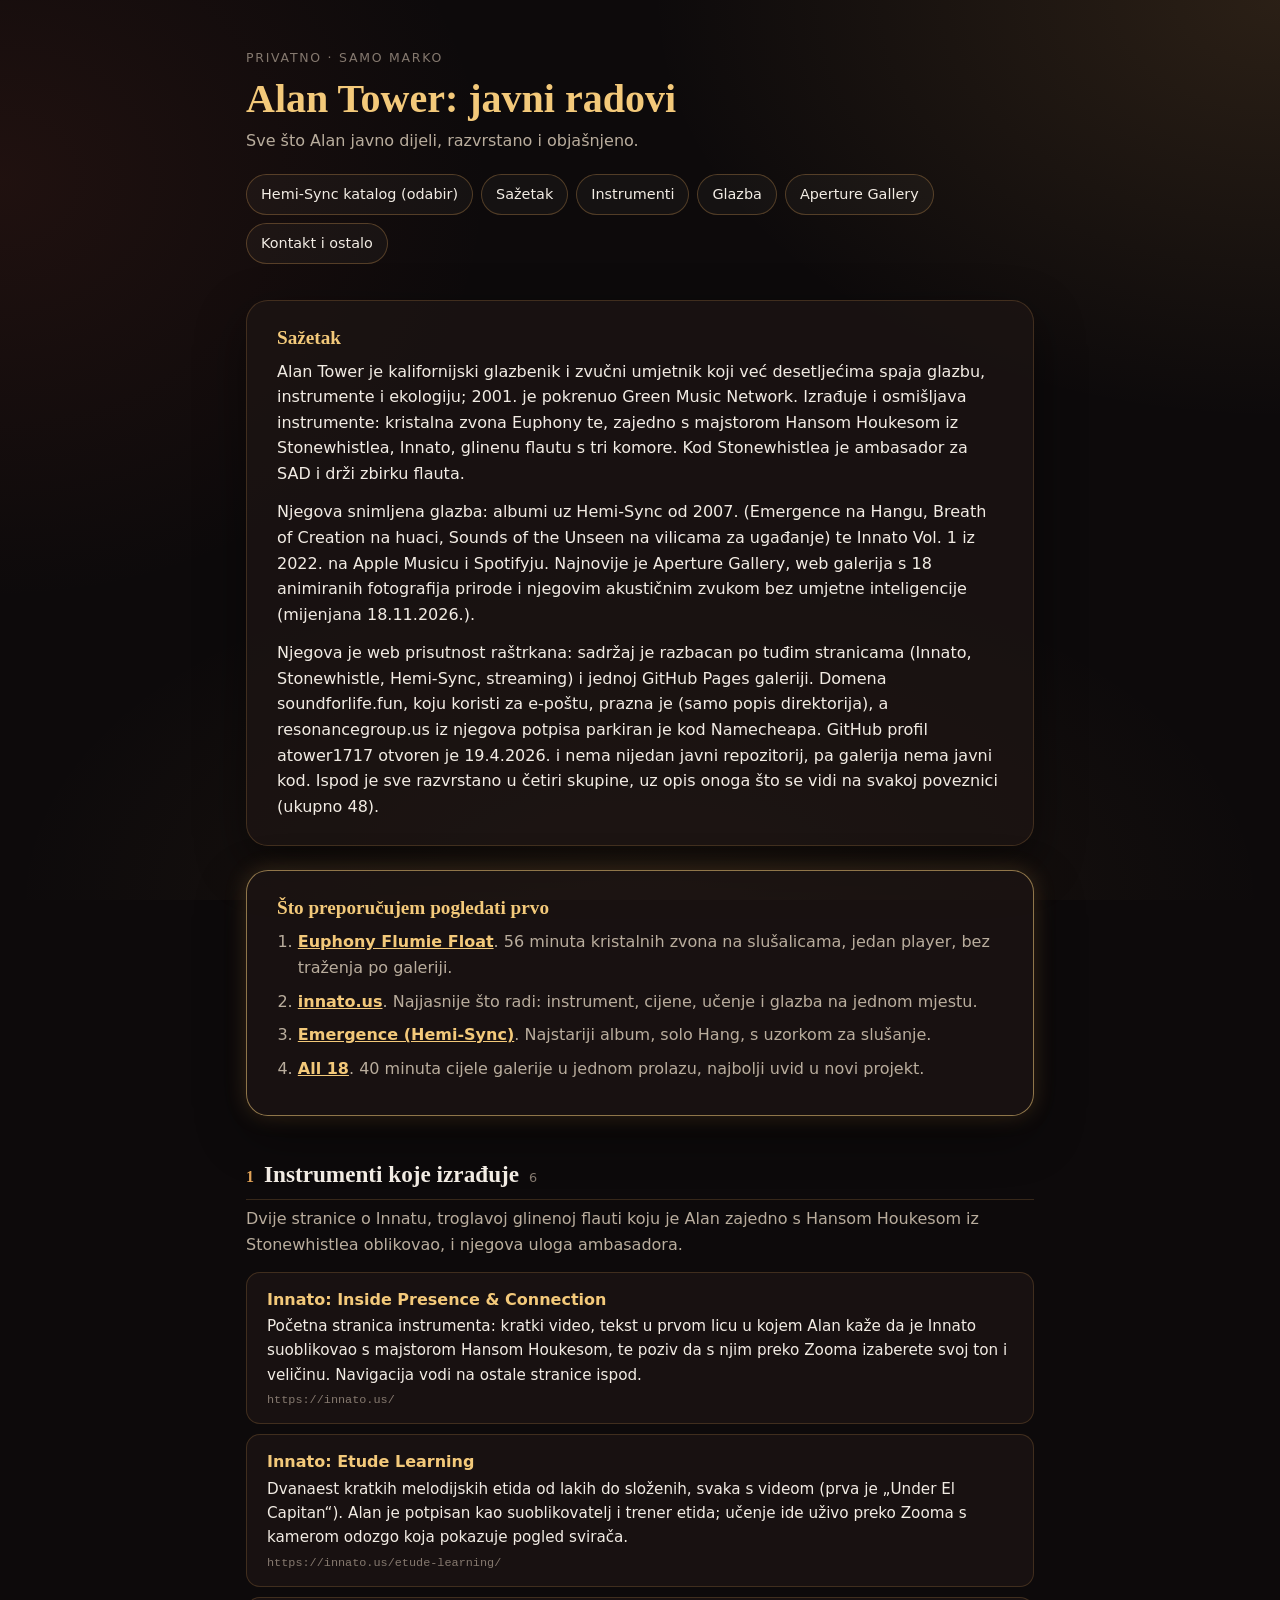
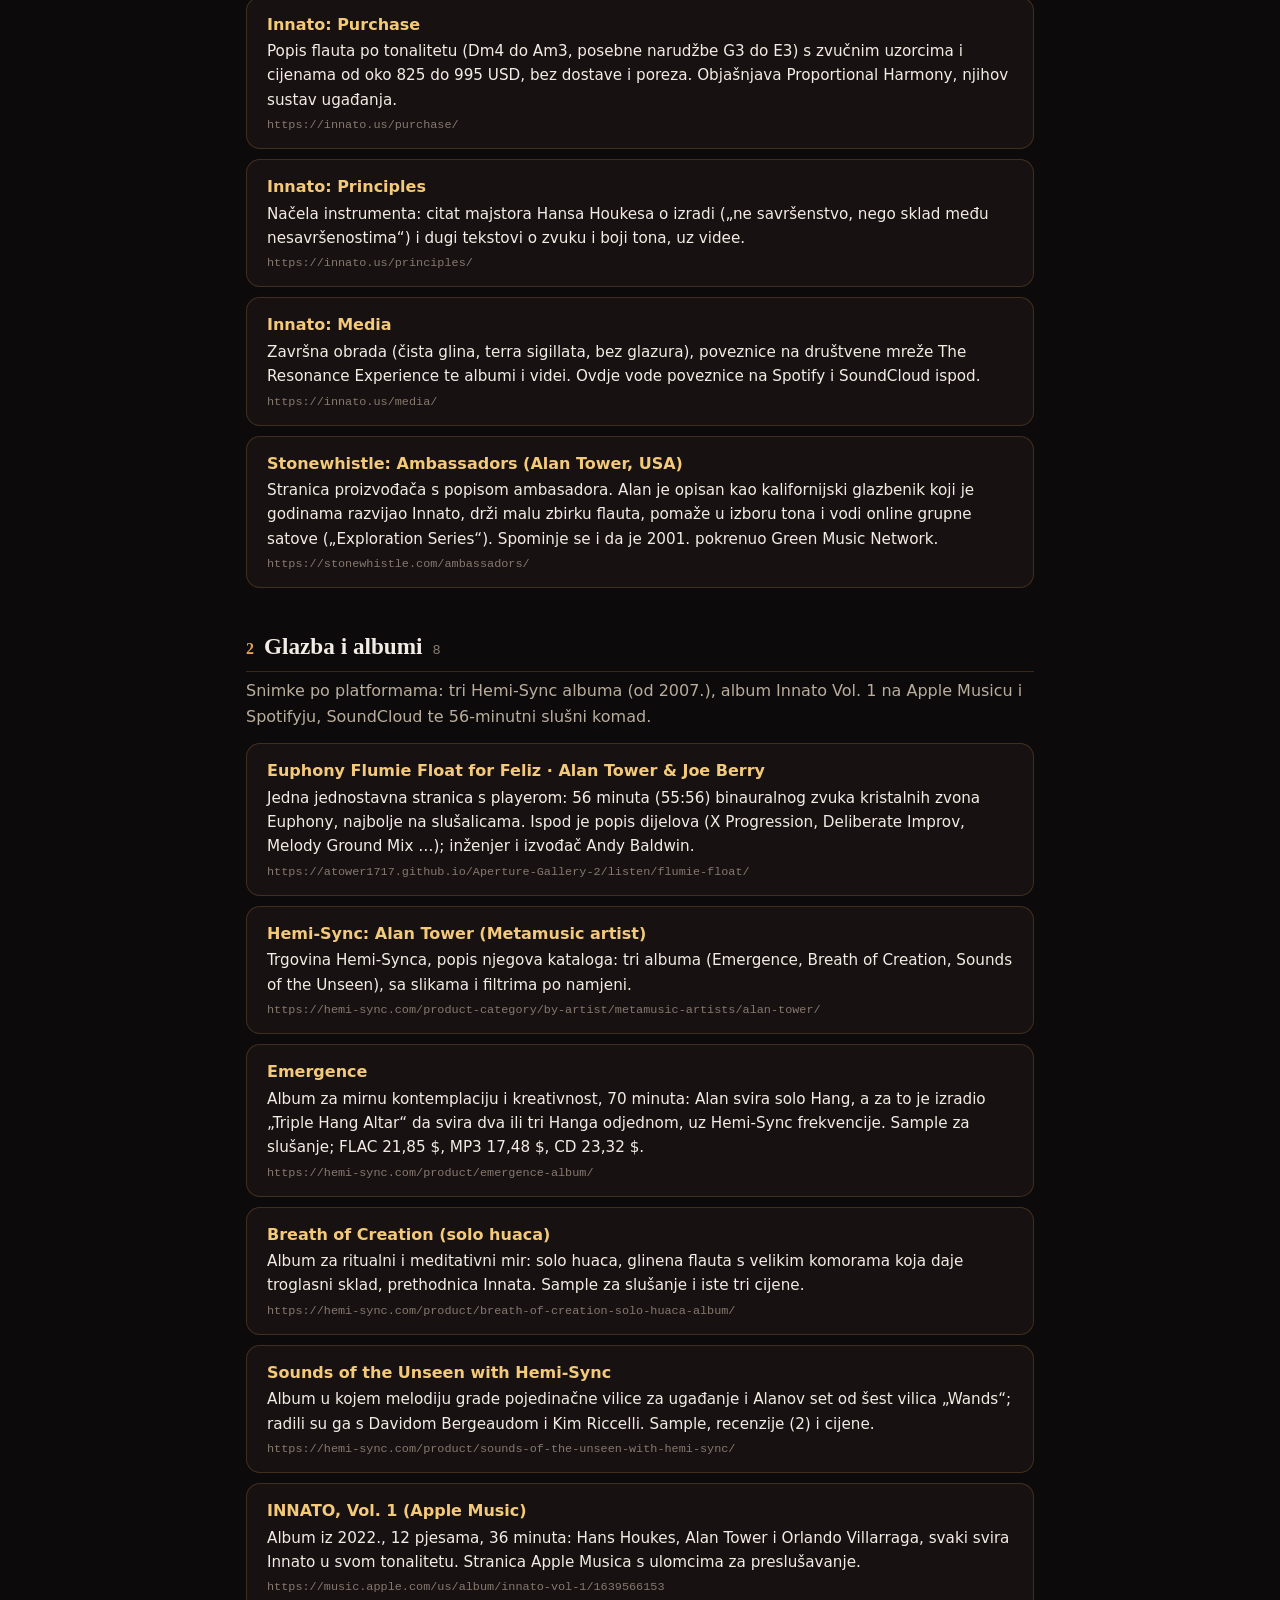
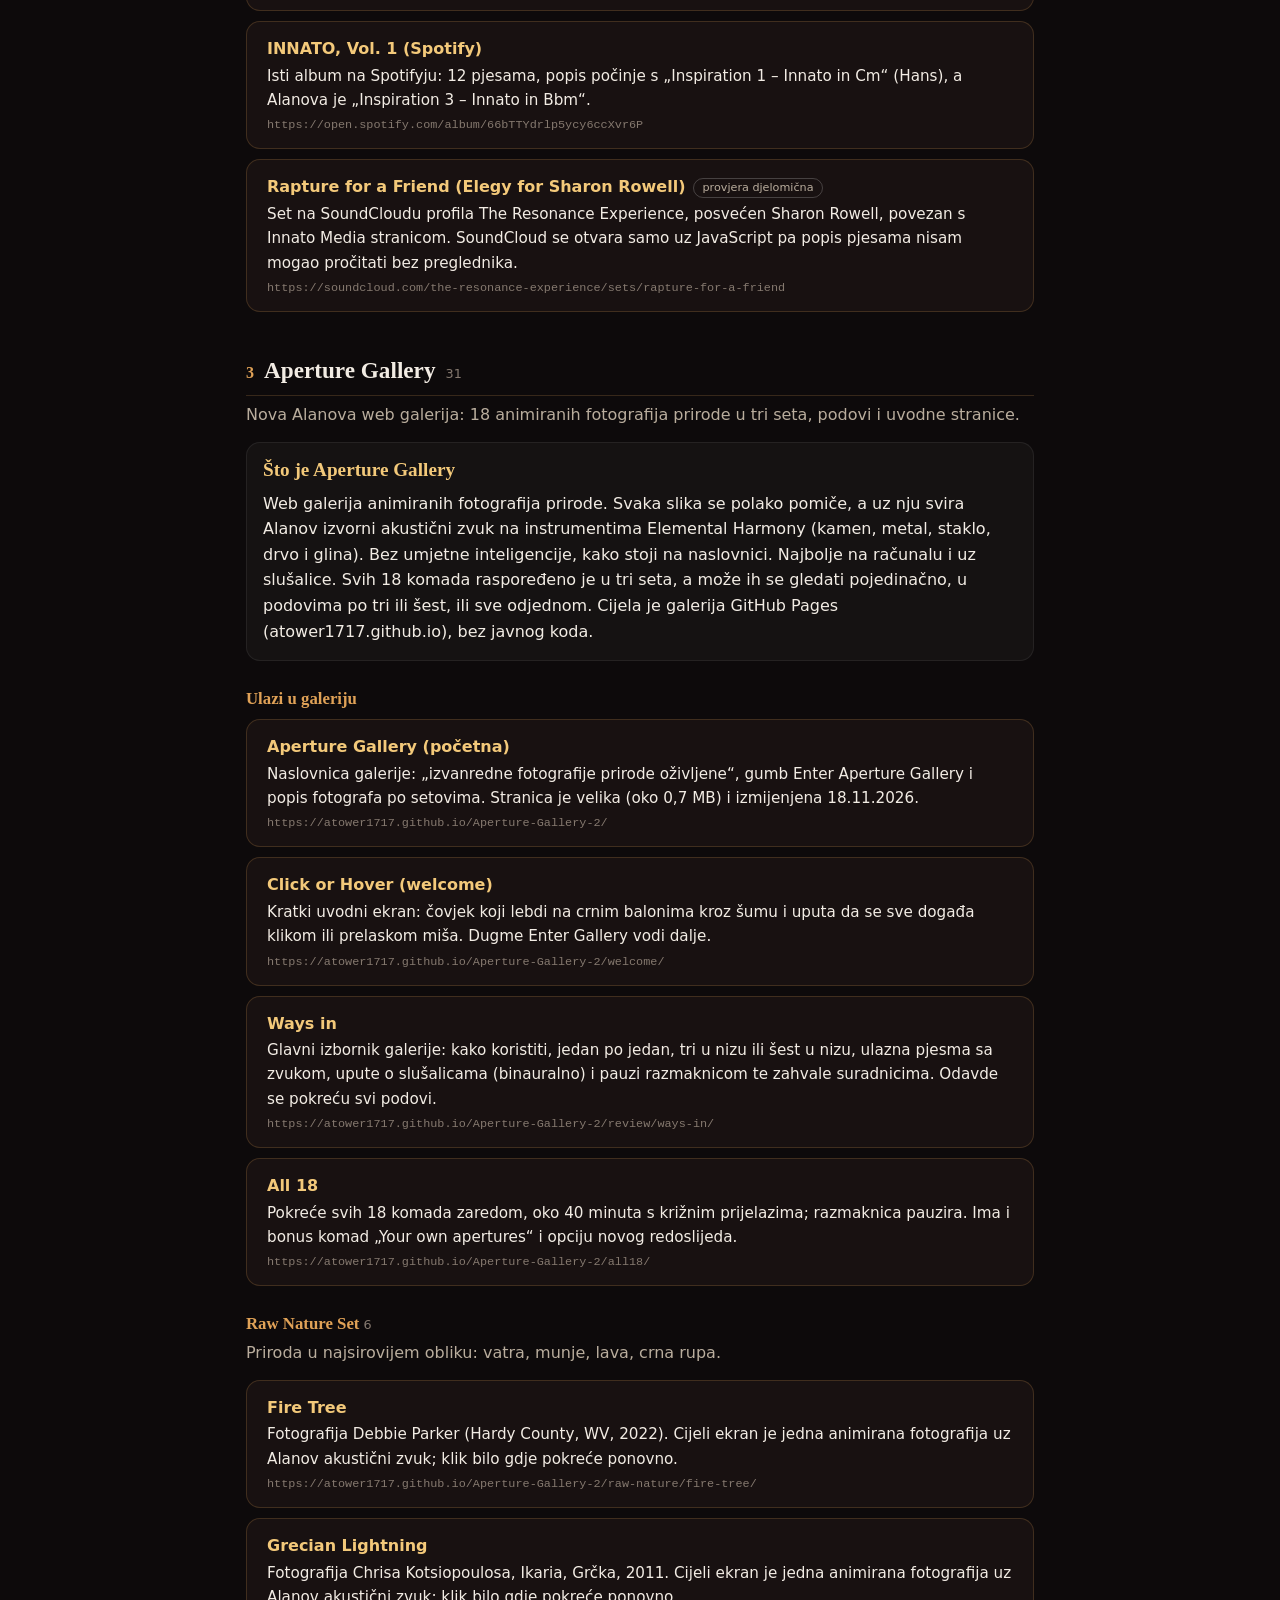
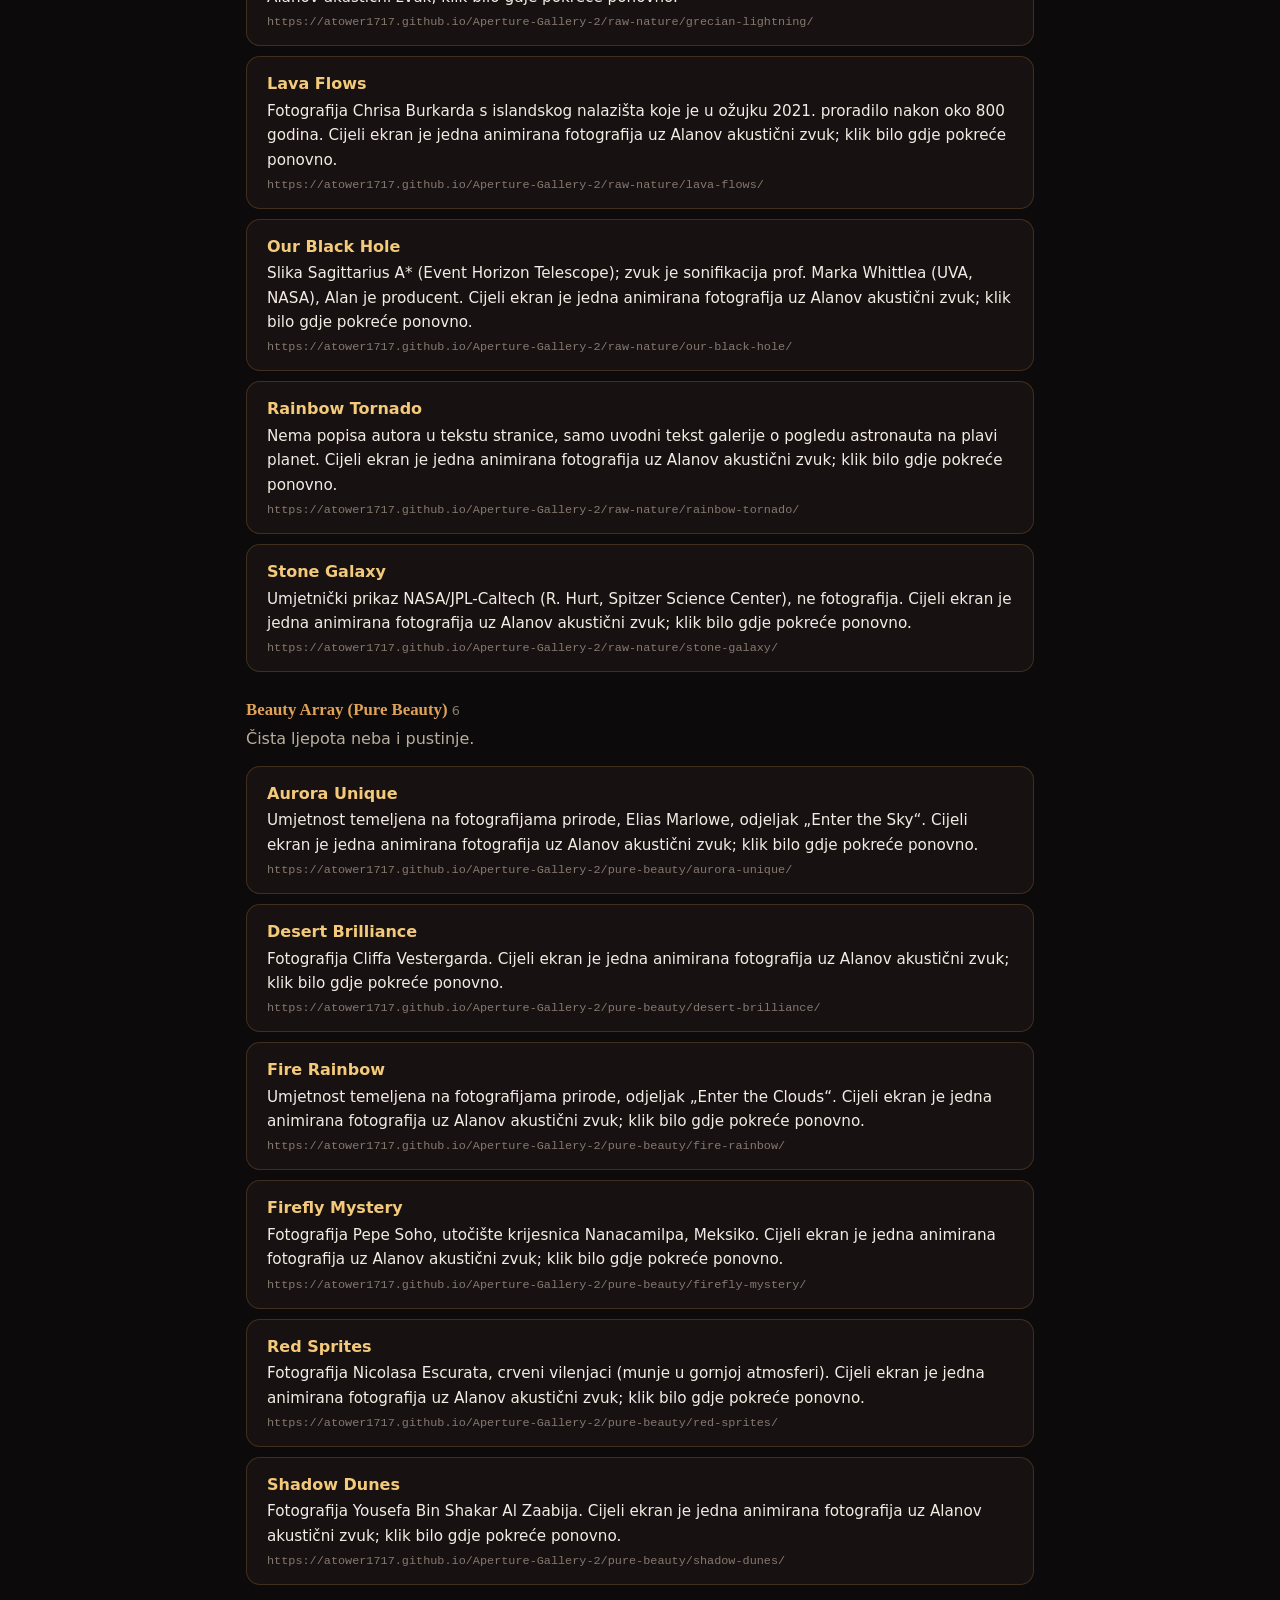
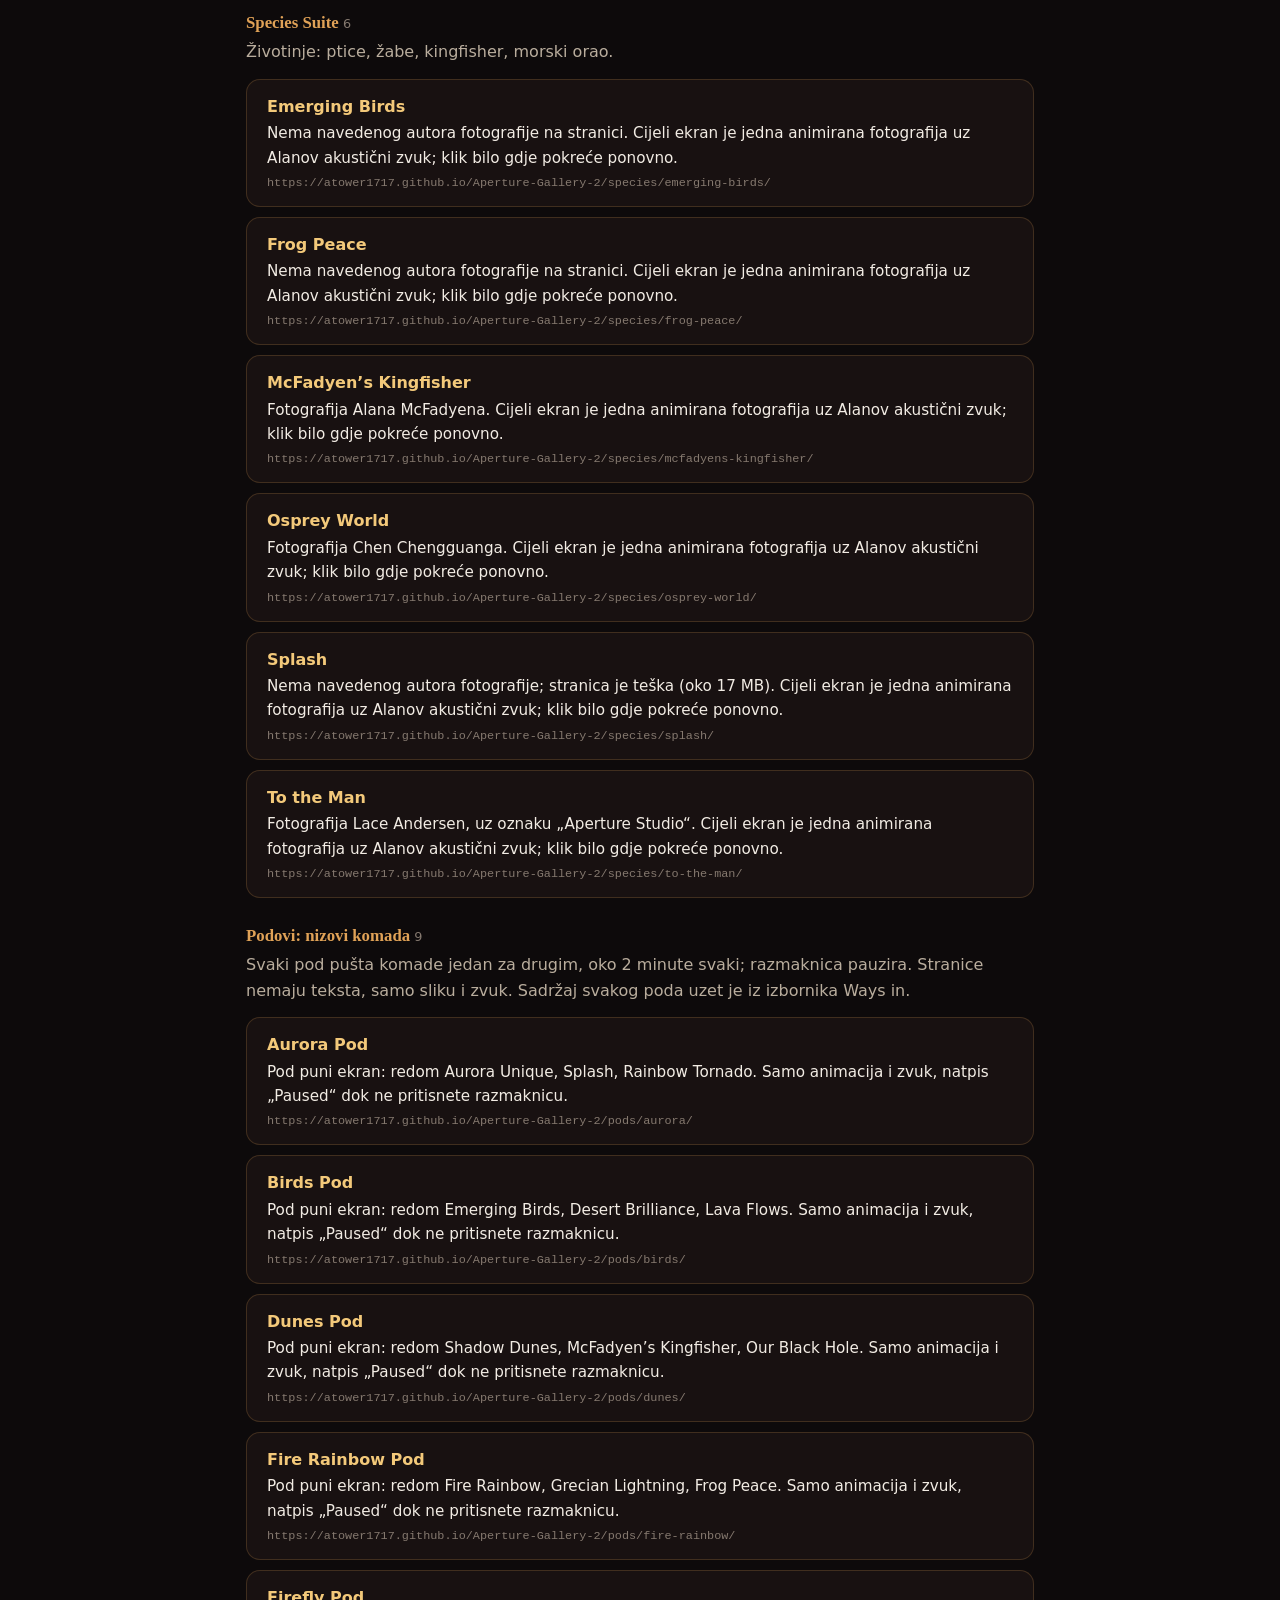
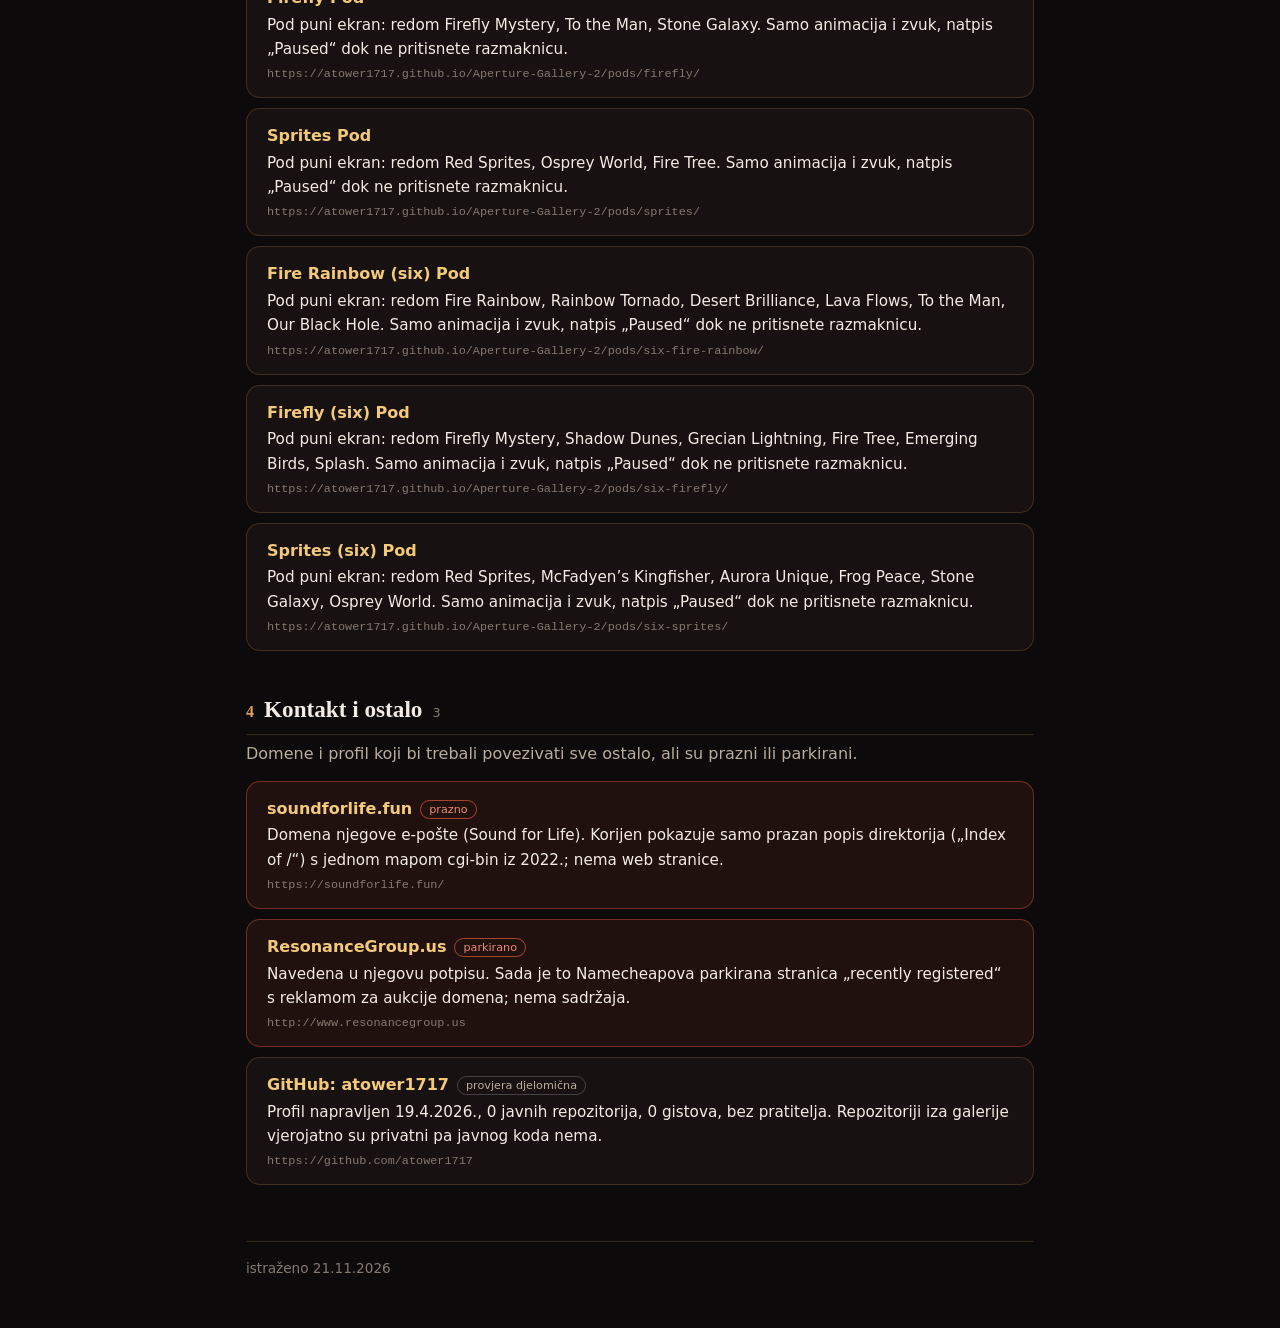
<file: admin_pending/admin/index.html>
<!doctype html><html lang="hr"><head><meta charset="utf-8"><meta name="viewport" content="width=device-width,initial-scale=1,viewport-fit=cover"><meta name="robots" content="noindex,nofollow"><meta name="theme-color" content="#0d0a0b"><title>Alan Tower: javni radovi</title><style>
*{box-sizing:border-box}html{-webkit-text-size-adjust:100%}
body{margin:0;background:#0d0a0b;color:#f2ece4;font:16px/1.6 system-ui,-apple-system,"Segoe UI",Roboto,sans-serif;min-height:100vh;
background-image:radial-gradient(900px 600px at 100% 0,rgba(224,162,87,.14),transparent 70%),radial-gradient(700px 600px at 0 20%,rgba(168,67,47,.12),transparent 70%),radial-gradient(900px 500px at 50% 100%,rgba(224,162,87,.08),transparent 70%);background-attachment:fixed}
.w{max-width:820px;margin:0 auto;padding:max(20px,env(safe-area-inset-top)) max(16px,env(safe-area-inset-right)) 48px max(16px,env(safe-area-inset-left))}
header{padding:28px 0 8px}.k{font-size:.78rem;letter-spacing:.14em;text-transform:uppercase;color:#85796f;margin:0 0 8px}
h1{font:600 clamp(1.7rem,6vw,2.5rem)/1.15 Georgia,"Times New Roman",serif;margin:0 0 6px;color:#f3c97a}
.sub{color:#b9ad9d;margin:0}
nav{display:flex;flex-wrap:wrap;gap:8px;margin:20px 0 4px}
nav a{border:1px solid rgba(224,162,87,.3);border-radius:999px;padding:8px 14px;color:#f2ece4;text-decoration:none;font-size:.9rem;background:rgba(255,240,220,.035);min-height:40px;display:inline-flex;align-items:center}
nav a:hover,nav a:focus-visible{box-shadow:0 0 0 1px rgba(243,201,122,.55),0 0 22px rgba(224,162,87,.28);outline:none}
.box{background:rgba(30,22,20,.72);border:1px solid rgba(224,162,87,.2);border-radius:22px;padding:20px;margin:24px 0;box-shadow:0 18px 50px rgba(0,0,0,.45)}
.box h2,.expl h3{margin:0 0 10px;font:600 1.2rem Georgia,serif;color:#f3c97a}
.box p{margin:0 0 .8em;color:#f2ece4}.box p:last-child{margin:0}
.first{border-color:rgba(243,201,122,.55);box-shadow:0 0 22px rgba(224,162,87,.2),0 18px 50px rgba(0,0,0,.45)}
.first ol{margin:0;padding-left:1.3em}.first li{margin:.5em 0;color:#b9ad9d}.first a{color:#f3c97a;font-weight:600}
section{margin:44px 0 0}
h2{font:600 1.45rem/1.25 Georgia,serif;margin:0 0 6px;color:#f2ece4;border-bottom:1px solid rgba(224,162,87,.2);padding-bottom:10px;display:flex;gap:10px;align-items:baseline;flex-wrap:wrap}
h2 .n{color:#e0a257;font-size:1rem}h2 i,h3 i{font-style:normal;font-size:.8rem;color:#85796f;font-weight:400;font-family:system-ui}
h3{font:600 1.05rem Georgia,serif;color:#e0a257;margin:28px 0 4px}
.intro{color:#b9ad9d;margin:6px 0 14px}
.expl{background:rgba(255,240,220,.035);border:1px solid rgba(255,255,255,.07);border-radius:14px;padding:16px;margin:12px 0}.expl p{margin:0;color:#f2ece4}
.c{background:rgba(30,22,20,.72);border:1px solid rgba(224,162,87,.2);border-radius:14px;padding:14px 16px;margin:10px 0}
.c h4{margin:0 0 4px;font-size:1rem;font-weight:600;line-height:1.35}
.c a{color:#f3c97a;text-decoration:none;overflow-wrap:anywhere}.c a:hover,.c a:focus-visible{text-decoration:underline}
.c p{margin:0 0 6px;color:#f2ece4;font-size:.95rem}
.u{display:block;font:.74rem ui-monospace,Menlo,monospace;color:#85796f;overflow-wrap:anywhere}
.b{display:inline-block;font-size:.7rem;margin-left:8px;padding:1px 8px;border-radius:999px;border:1px solid rgba(255,255,255,.2);color:#b9ad9d;vertical-align:1px;font-weight:400}
.b.w{border-color:#a8432f;color:#ef8a73}.dead{border-color:rgba(168,67,47,.6);background:rgba(168,67,47,.12)}
footer{margin-top:56px;padding-top:16px;border-top:1px solid rgba(224,162,87,.2);color:#85796f;font-size:.85rem}
@media(min-width:700px){.box{padding:26px 30px}.c{padding:16px 20px}}
</style></head><body><div class="w">
<header><p class="k">Privatno · samo Marko</p><h1>Alan Tower: javni radovi</h1><p class="sub">Sve što Alan javno dijeli, razvrstano i objašnjeno.</p>
<nav><a href="/admin/katalog/">Hemi-Sync katalog (odabir)</a><a href="#s0">Sažetak</a><a href="#s1">Instrumenti</a><a href="#s2">Glazba</a><a href="#s3">Aperture Gallery</a><a href="#s4">Kontakt i ostalo</a></nav></header>
<div class="box" id="s0"><h2 style="border:0;padding:0">Sažetak</h2><p>Alan Tower je kalifornijski glazbenik i zvučni umjetnik koji već desetljećima spaja glazbu, instrumente i ekologiju; 2001. je pokrenuo Green Music Network. Izrađuje i osmišljava instrumente: kristalna zvona Euphony te, zajedno s majstorom Hansom Houkesom iz Stonewhistlea, Innato, glinenu flautu s tri komore. Kod Stonewhistlea je ambasador za SAD i drži zbirku flauta.</p><p>Njegova snimljena glazba: albumi uz Hemi-Sync od 2007. (Emergence na Hangu, Breath of Creation na huaci, Sounds of the Unseen na vilicama za ugađanje) te Innato Vol. 1 iz 2022. na Apple Musicu i Spotifyju. Najnovije je Aperture Gallery, web galerija s 18 animiranih fotografija prirode i njegovim akustičnim zvukom bez umjetne inteligencije (mijenjana 18.11.2026.).</p><p>Njegova je web prisutnost raštrkana: sadržaj je razbacan po tuđim stranicama (Innato, Stonewhistle, Hemi-Sync, streaming) i jednoj GitHub Pages galeriji. Domena soundforlife.fun, koju koristi za e-poštu, prazna je (samo popis direktorija), a resonancegroup.us iz njegova potpisa parkiran je kod Namecheapa. GitHub profil atower1717 otvoren je 19.4.2026. i nema nijedan javni repozitorij, pa galerija nema javni kod. Ispod je sve razvrstano u četiri skupine, uz opis onoga što se vidi na svakoj poveznici (ukupno 48).</p></div>
<div class="box first"><h2 style="border:0;padding:0">Što preporučujem pogledati prvo</h2><ol><li><a href="https://atower1717.github.io/Aperture-Gallery-2/listen/flumie-float/" rel="noopener noreferrer" target="_blank">Euphony Flumie Float</a>. 56 minuta kristalnih zvona na slušalicama, jedan player, bez traženja po galeriji.</li><li><a href="https://innato.us/" rel="noopener noreferrer" target="_blank">innato.us</a>. Najjasnije što radi: instrument, cijene, učenje i glazba na jednom mjestu.</li><li><a href="https://hemi-sync.com/product/emergence-album/" rel="noopener noreferrer" target="_blank">Emergence (Hemi-Sync)</a>. Najstariji album, solo Hang, s uzorkom za slušanje.</li><li><a href="https://atower1717.github.io/Aperture-Gallery-2/all18/" rel="noopener noreferrer" target="_blank">All 18</a>. 40 minuta cijele galerije u jednom prolazu, najbolji uvid u novi projekt.</li></ol></div>
<section id="s1"><h2><span class="n">1</span>Instrumenti koje izrađuje <i>6</i></h2><p class="intro">Dvije stranice o Innatu, troglavoj glinenoj flauti koju je Alan zajedno s Hansom Houkesom iz Stonewhistlea oblikovao, i njegova uloga ambasadora.</p><article class="c"><h4><a href="https://innato.us/" rel="noopener noreferrer" target="_blank">Innato: Inside Presence &amp; Connection</a></h4><p>Početna stranica instrumenta: kratki video, tekst u prvom licu u kojem Alan kaže da je Innato suoblikovao s majstorom Hansom Houkesom, te poziv da s njim preko Zooma izaberete svoj ton i veličinu. Navigacija vodi na ostale stranice ispod.</p><span class="u">https://innato.us/</span></article><article class="c"><h4><a href="https://innato.us/etude-learning/" rel="noopener noreferrer" target="_blank">Innato: Etude Learning</a></h4><p>Dvanaest kratkih melodijskih etida od lakih do složenih, svaka s videom (prva je „Under El Capitan“). Alan je potpisan kao suoblikovatelj i trener etida; učenje ide uživo preko Zooma s kamerom odozgo koja pokazuje pogled svirača.</p><span class="u">https://innato.us/etude-learning/</span></article><article class="c"><h4><a href="https://innato.us/purchase/" rel="noopener noreferrer" target="_blank">Innato: Purchase</a></h4><p>Popis flauta po tonalitetu (Dm4 do Am3, posebne narudžbe G3 do E3) s zvučnim uzorcima i cijenama od oko 825 do 995 USD, bez dostave i poreza. Objašnjava Proportional Harmony, njihov sustav ugađanja.</p><span class="u">https://innato.us/purchase/</span></article><article class="c"><h4><a href="https://innato.us/principles/" rel="noopener noreferrer" target="_blank">Innato: Principles</a></h4><p>Načela instrumenta: citat majstora Hansa Houkesa o izradi („ne savršenstvo, nego sklad među nesavršenostima“) i dugi tekstovi o zvuku i boji tona, uz videe.</p><span class="u">https://innato.us/principles/</span></article><article class="c"><h4><a href="https://innato.us/media/" rel="noopener noreferrer" target="_blank">Innato: Media</a></h4><p>Završna obrada (čista glina, terra sigillata, bez glazura), poveznice na društvene mreže The Resonance Experience te albumi i videi. Ovdje vode poveznice na Spotify i SoundCloud ispod.</p><span class="u">https://innato.us/media/</span></article><article class="c"><h4><a href="https://stonewhistle.com/ambassadors/" rel="noopener noreferrer" target="_blank">Stonewhistle: Ambassadors (Alan Tower, USA)</a></h4><p>Stranica proizvođača s popisom ambasadora. Alan je opisan kao kalifornijski glazbenik koji je godinama razvijao Innato, drži malu zbirku flauta, pomaže u izboru tona i vodi online grupne satove („Exploration Series“). Spominje se i da je 2001. pokrenuo Green Music Network.</p><span class="u">https://stonewhistle.com/ambassadors/</span></article></section><section id="s2"><h2><span class="n">2</span>Glazba i albumi <i>8</i></h2><p class="intro">Snimke po platformama: tri Hemi-Sync albuma (od 2007.), album Innato Vol. 1 na Apple Musicu i Spotifyju, SoundCloud te 56-minutni slušni komad.</p><article class="c"><h4><a href="https://atower1717.github.io/Aperture-Gallery-2/listen/flumie-float/" rel="noopener noreferrer" target="_blank">Euphony Flumie Float for Feliz · Alan Tower &amp; Joe Berry</a></h4><p>Jedna jednostavna stranica s playerom: 56 minuta (55:56) binauralnog zvuka kristalnih zvona Euphony, najbolje na slušalicama. Ispod je popis dijelova (X Progression, Deliberate Improv, Melody Ground Mix …); inženjer i izvođač Andy Baldwin.</p><span class="u">https://atower1717.github.io/Aperture-Gallery-2/listen/flumie-float/</span></article><article class="c"><h4><a href="https://hemi-sync.com/product-category/by-artist/metamusic-artists/alan-tower/" rel="noopener noreferrer" target="_blank">Hemi-Sync: Alan Tower (Metamusic artist)</a></h4><p>Trgovina Hemi-Synca, popis njegova kataloga: tri albuma (Emergence, Breath of Creation, Sounds of the Unseen), sa slikama i filtrima po namjeni.</p><span class="u">https://hemi-sync.com/product-category/by-artist/metamusic-artists/alan-tower/</span></article><article class="c"><h4><a href="https://hemi-sync.com/product/emergence-album/" rel="noopener noreferrer" target="_blank">Emergence</a></h4><p>Album za mirnu kontemplaciju i kreativnost, 70 minuta: Alan svira solo Hang, a za to je izradio „Triple Hang Altar“ da svira dva ili tri Hanga odjednom, uz Hemi-Sync frekvencije. Sample za slušanje; FLAC 21,85 $, MP3 17,48 $, CD 23,32 $.</p><span class="u">https://hemi-sync.com/product/emergence-album/</span></article><article class="c"><h4><a href="https://hemi-sync.com/product/breath-of-creation-solo-huaca-album/" rel="noopener noreferrer" target="_blank">Breath of Creation (solo huaca)</a></h4><p>Album za ritualni i meditativni mir: solo huaca, glinena flauta s velikim komorama koja daje troglasni sklad, prethodnica Innata. Sample za slušanje i iste tri cijene.</p><span class="u">https://hemi-sync.com/product/breath-of-creation-solo-huaca-album/</span></article><article class="c"><h4><a href="https://hemi-sync.com/product/sounds-of-the-unseen-with-hemi-sync/" rel="noopener noreferrer" target="_blank">Sounds of the Unseen with Hemi-Sync</a></h4><p>Album u kojem melodiju grade pojedinačne vilice za ugađanje i Alanov set od šest vilica „Wands“; radili su ga s Davidom Bergeaudom i Kim Riccelli. Sample, recenzije (2) i cijene.</p><span class="u">https://hemi-sync.com/product/sounds-of-the-unseen-with-hemi-sync/</span></article><article class="c"><h4><a href="https://music.apple.com/us/album/innato-vol-1/1639566153" rel="noopener noreferrer" target="_blank">INNATO, Vol. 1 (Apple Music)</a></h4><p>Album iz 2022., 12 pjesama, 36 minuta: Hans Houkes, Alan Tower i Orlando Villarraga, svaki svira Innato u svom tonalitetu. Stranica Apple Musica s ulomcima za preslušavanje.</p><span class="u">https://music.apple.com/us/album/innato-vol-1/1639566153</span></article><article class="c"><h4><a href="https://open.spotify.com/album/66bTTYdrlp5ycy6ccXvr6P" rel="noopener noreferrer" target="_blank">INNATO, Vol. 1 (Spotify)</a></h4><p>Isti album na Spotifyju: 12 pjesama, popis počinje s „Inspiration 1 – Innato in Cm“ (Hans), a Alanova je „Inspiration 3 – Innato in Bbm“.</p><span class="u">https://open.spotify.com/album/66bTTYdrlp5ycy6ccXvr6P</span></article><article class="c"><h4><a href="https://soundcloud.com/the-resonance-experience/sets/rapture-for-a-friend" rel="noopener noreferrer" target="_blank">Rapture for a Friend (Elegy for Sharon Rowell)</a><span class="b">provjera djelomična</span></h4><p>Set na SoundCloudu profila The Resonance Experience, posvećen Sharon Rowell, povezan s Innato Media stranicom. SoundCloud se otvara samo uz JavaScript pa popis pjesama nisam mogao pročitati bez preglednika.</p><span class="u">https://soundcloud.com/the-resonance-experience/sets/rapture-for-a-friend</span></article></section><section id="s3"><h2><span class="n">3</span>Aperture Gallery <i>31</i></h2><p class="intro">Nova Alanova web galerija: 18 animiranih fotografija prirode u tri seta, podovi i uvodne stranice.</p><div class="expl"><h3>Što je Aperture Gallery</h3><p>Web galerija animiranih fotografija prirode. Svaka slika se polako pomiče, a uz nju svira Alanov izvorni akustični zvuk na instrumentima Elemental Harmony (kamen, metal, staklo, drvo i glina). Bez umjetne inteligencije, kako stoji na naslovnici. Najbolje na računalu i uz slušalice. Svih 18 komada raspoređeno je u tri seta, a može ih se gledati pojedinačno, u podovima po tri ili šest, ili sve odjednom. Cijela je galerija GitHub Pages (atower1717.github.io), bez javnog koda.</p></div><h3>Ulazi u galeriju</h3><article class="c"><h4><a href="https://atower1717.github.io/Aperture-Gallery-2/" rel="noopener noreferrer" target="_blank">Aperture Gallery (početna)</a></h4><p>Naslovnica galerije: „izvanredne fotografije prirode oživljene“, gumb Enter Aperture Gallery i popis fotografa po setovima. Stranica je velika (oko 0,7 MB) i izmijenjena 18.11.2026.</p><span class="u">https://atower1717.github.io/Aperture-Gallery-2/</span></article><article class="c"><h4><a href="https://atower1717.github.io/Aperture-Gallery-2/welcome/" rel="noopener noreferrer" target="_blank">Click or Hover (welcome)</a></h4><p>Kratki uvodni ekran: čovjek koji lebdi na crnim balonima kroz šumu i uputa da se sve događa klikom ili prelaskom miša. Dugme Enter Gallery vodi dalje.</p><span class="u">https://atower1717.github.io/Aperture-Gallery-2/welcome/</span></article><article class="c"><h4><a href="https://atower1717.github.io/Aperture-Gallery-2/review/ways-in/" rel="noopener noreferrer" target="_blank">Ways in</a></h4><p>Glavni izbornik galerije: kako koristiti, jedan po jedan, tri u nizu ili šest u nizu, ulazna pjesma sa zvukom, upute o slušalicama (binauralno) i pauzi razmaknicom te zahvale suradnicima. Odavde se pokreću svi podovi.</p><span class="u">https://atower1717.github.io/Aperture-Gallery-2/review/ways-in/</span></article><article class="c"><h4><a href="https://atower1717.github.io/Aperture-Gallery-2/all18/" rel="noopener noreferrer" target="_blank">All 18</a></h4><p>Pokreće svih 18 komada zaredom, oko 40 minuta s križnim prijelazima; razmaknica pauzira. Ima i bonus komad „Your own apertures“ i opciju novog redoslijeda.</p><span class="u">https://atower1717.github.io/Aperture-Gallery-2/all18/</span></article><h3>Raw Nature Set <i>6</i></h3><p class="intro">Priroda u najsirovijem obliku: vatra, munje, lava, crna rupa.</p><article class="c"><h4><a href="https://atower1717.github.io/Aperture-Gallery-2/raw-nature/fire-tree/" rel="noopener noreferrer" target="_blank">Fire Tree</a></h4><p>Fotografija Debbie Parker (Hardy County, WV, 2022). Cijeli ekran je jedna animirana fotografija uz Alanov akustični zvuk; klik bilo gdje pokreće ponovno.</p><span class="u">https://atower1717.github.io/Aperture-Gallery-2/raw-nature/fire-tree/</span></article><article class="c"><h4><a href="https://atower1717.github.io/Aperture-Gallery-2/raw-nature/grecian-lightning/" rel="noopener noreferrer" target="_blank">Grecian Lightning</a></h4><p>Fotografija Chrisa Kotsiopoulosa, Ikaria, Grčka, 2011. Cijeli ekran je jedna animirana fotografija uz Alanov akustični zvuk; klik bilo gdje pokreće ponovno.</p><span class="u">https://atower1717.github.io/Aperture-Gallery-2/raw-nature/grecian-lightning/</span></article><article class="c"><h4><a href="https://atower1717.github.io/Aperture-Gallery-2/raw-nature/lava-flows/" rel="noopener noreferrer" target="_blank">Lava Flows</a></h4><p>Fotografija Chrisa Burkarda s islandskog nalazišta koje je u ožujku 2021. proradilo nakon oko 800 godina. Cijeli ekran je jedna animirana fotografija uz Alanov akustični zvuk; klik bilo gdje pokreće ponovno.</p><span class="u">https://atower1717.github.io/Aperture-Gallery-2/raw-nature/lava-flows/</span></article><article class="c"><h4><a href="https://atower1717.github.io/Aperture-Gallery-2/raw-nature/our-black-hole/" rel="noopener noreferrer" target="_blank">Our Black Hole</a></h4><p>Slika Sagittarius A* (Event Horizon Telescope); zvuk je sonifikacija prof. Marka Whittlea (UVA, NASA), Alan je producent. Cijeli ekran je jedna animirana fotografija uz Alanov akustični zvuk; klik bilo gdje pokreće ponovno.</p><span class="u">https://atower1717.github.io/Aperture-Gallery-2/raw-nature/our-black-hole/</span></article><article class="c"><h4><a href="https://atower1717.github.io/Aperture-Gallery-2/raw-nature/rainbow-tornado/" rel="noopener noreferrer" target="_blank">Rainbow Tornado</a></h4><p>Nema popisa autora u tekstu stranice, samo uvodni tekst galerije o pogledu astronauta na plavi planet. Cijeli ekran je jedna animirana fotografija uz Alanov akustični zvuk; klik bilo gdje pokreće ponovno.</p><span class="u">https://atower1717.github.io/Aperture-Gallery-2/raw-nature/rainbow-tornado/</span></article><article class="c"><h4><a href="https://atower1717.github.io/Aperture-Gallery-2/raw-nature/stone-galaxy/" rel="noopener noreferrer" target="_blank">Stone Galaxy</a></h4><p>Umjetnički prikaz NASA/JPL-Caltech (R. Hurt, Spitzer Science Center), ne fotografija. Cijeli ekran je jedna animirana fotografija uz Alanov akustični zvuk; klik bilo gdje pokreće ponovno.</p><span class="u">https://atower1717.github.io/Aperture-Gallery-2/raw-nature/stone-galaxy/</span></article><h3>Beauty Array (Pure Beauty) <i>6</i></h3><p class="intro">Čista ljepota neba i pustinje.</p><article class="c"><h4><a href="https://atower1717.github.io/Aperture-Gallery-2/pure-beauty/aurora-unique/" rel="noopener noreferrer" target="_blank">Aurora Unique</a></h4><p>Umjetnost temeljena na fotografijama prirode, Elias Marlowe, odjeljak „Enter the Sky“. Cijeli ekran je jedna animirana fotografija uz Alanov akustični zvuk; klik bilo gdje pokreće ponovno.</p><span class="u">https://atower1717.github.io/Aperture-Gallery-2/pure-beauty/aurora-unique/</span></article><article class="c"><h4><a href="https://atower1717.github.io/Aperture-Gallery-2/pure-beauty/desert-brilliance/" rel="noopener noreferrer" target="_blank">Desert Brilliance</a></h4><p>Fotografija Cliffa Vestergarda. Cijeli ekran je jedna animirana fotografija uz Alanov akustični zvuk; klik bilo gdje pokreće ponovno.</p><span class="u">https://atower1717.github.io/Aperture-Gallery-2/pure-beauty/desert-brilliance/</span></article><article class="c"><h4><a href="https://atower1717.github.io/Aperture-Gallery-2/pure-beauty/fire-rainbow/" rel="noopener noreferrer" target="_blank">Fire Rainbow</a></h4><p>Umjetnost temeljena na fotografijama prirode, odjeljak „Enter the Clouds“. Cijeli ekran je jedna animirana fotografija uz Alanov akustični zvuk; klik bilo gdje pokreće ponovno.</p><span class="u">https://atower1717.github.io/Aperture-Gallery-2/pure-beauty/fire-rainbow/</span></article><article class="c"><h4><a href="https://atower1717.github.io/Aperture-Gallery-2/pure-beauty/firefly-mystery/" rel="noopener noreferrer" target="_blank">Firefly Mystery</a></h4><p>Fotografija Pepe Soho, utočište krijesnica Nanacamilpa, Meksiko. Cijeli ekran je jedna animirana fotografija uz Alanov akustični zvuk; klik bilo gdje pokreće ponovno.</p><span class="u">https://atower1717.github.io/Aperture-Gallery-2/pure-beauty/firefly-mystery/</span></article><article class="c"><h4><a href="https://atower1717.github.io/Aperture-Gallery-2/pure-beauty/red-sprites/" rel="noopener noreferrer" target="_blank">Red Sprites</a></h4><p>Fotografija Nicolasa Escurata, crveni vilenjaci (munje u gornjoj atmosferi). Cijeli ekran je jedna animirana fotografija uz Alanov akustični zvuk; klik bilo gdje pokreće ponovno.</p><span class="u">https://atower1717.github.io/Aperture-Gallery-2/pure-beauty/red-sprites/</span></article><article class="c"><h4><a href="https://atower1717.github.io/Aperture-Gallery-2/pure-beauty/shadow-dunes/" rel="noopener noreferrer" target="_blank">Shadow Dunes</a></h4><p>Fotografija Yousefa Bin Shakar Al Zaabija. Cijeli ekran je jedna animirana fotografija uz Alanov akustični zvuk; klik bilo gdje pokreće ponovno.</p><span class="u">https://atower1717.github.io/Aperture-Gallery-2/pure-beauty/shadow-dunes/</span></article><h3>Species Suite <i>6</i></h3><p class="intro">Životinje: ptice, žabe, kingfisher, morski orao.</p><article class="c"><h4><a href="https://atower1717.github.io/Aperture-Gallery-2/species/emerging-birds/" rel="noopener noreferrer" target="_blank">Emerging Birds</a></h4><p>Nema navedenog autora fotografije na stranici. Cijeli ekran je jedna animirana fotografija uz Alanov akustični zvuk; klik bilo gdje pokreće ponovno.</p><span class="u">https://atower1717.github.io/Aperture-Gallery-2/species/emerging-birds/</span></article><article class="c"><h4><a href="https://atower1717.github.io/Aperture-Gallery-2/species/frog-peace/" rel="noopener noreferrer" target="_blank">Frog Peace</a></h4><p>Nema navedenog autora fotografije na stranici. Cijeli ekran je jedna animirana fotografija uz Alanov akustični zvuk; klik bilo gdje pokreće ponovno.</p><span class="u">https://atower1717.github.io/Aperture-Gallery-2/species/frog-peace/</span></article><article class="c"><h4><a href="https://atower1717.github.io/Aperture-Gallery-2/species/mcfadyens-kingfisher/" rel="noopener noreferrer" target="_blank">McFadyen’s Kingfisher</a></h4><p>Fotografija Alana McFadyena. Cijeli ekran je jedna animirana fotografija uz Alanov akustični zvuk; klik bilo gdje pokreće ponovno.</p><span class="u">https://atower1717.github.io/Aperture-Gallery-2/species/mcfadyens-kingfisher/</span></article><article class="c"><h4><a href="https://atower1717.github.io/Aperture-Gallery-2/species/osprey-world/" rel="noopener noreferrer" target="_blank">Osprey World</a></h4><p>Fotografija Chen Chengguanga. Cijeli ekran je jedna animirana fotografija uz Alanov akustični zvuk; klik bilo gdje pokreće ponovno.</p><span class="u">https://atower1717.github.io/Aperture-Gallery-2/species/osprey-world/</span></article><article class="c"><h4><a href="https://atower1717.github.io/Aperture-Gallery-2/species/splash/" rel="noopener noreferrer" target="_blank">Splash</a></h4><p>Nema navedenog autora fotografije; stranica je teška (oko 17 MB). Cijeli ekran je jedna animirana fotografija uz Alanov akustični zvuk; klik bilo gdje pokreće ponovno.</p><span class="u">https://atower1717.github.io/Aperture-Gallery-2/species/splash/</span></article><article class="c"><h4><a href="https://atower1717.github.io/Aperture-Gallery-2/species/to-the-man/" rel="noopener noreferrer" target="_blank">To the Man</a></h4><p>Fotografija Lace Andersen, uz oznaku „Aperture Studio“. Cijeli ekran je jedna animirana fotografija uz Alanov akustični zvuk; klik bilo gdje pokreće ponovno.</p><span class="u">https://atower1717.github.io/Aperture-Gallery-2/species/to-the-man/</span></article><h3>Podovi: nizovi komada <i>9</i></h3><p class="intro">Svaki pod pušta komade jedan za drugim, oko 2 minute svaki; razmaknica pauzira. Stranice nemaju teksta, samo sliku i zvuk. Sadržaj svakog poda uzet je iz izbornika Ways in.</p><article class="c"><h4><a href="https://atower1717.github.io/Aperture-Gallery-2/pods/aurora/" rel="noopener noreferrer" target="_blank">Aurora Pod</a></h4><p>Pod puni ekran: redom Aurora Unique, Splash, Rainbow Tornado. Samo animacija i zvuk, natpis „Paused“ dok ne pritisnete razmaknicu.</p><span class="u">https://atower1717.github.io/Aperture-Gallery-2/pods/aurora/</span></article><article class="c"><h4><a href="https://atower1717.github.io/Aperture-Gallery-2/pods/birds/" rel="noopener noreferrer" target="_blank">Birds Pod</a></h4><p>Pod puni ekran: redom Emerging Birds, Desert Brilliance, Lava Flows. Samo animacija i zvuk, natpis „Paused“ dok ne pritisnete razmaknicu.</p><span class="u">https://atower1717.github.io/Aperture-Gallery-2/pods/birds/</span></article><article class="c"><h4><a href="https://atower1717.github.io/Aperture-Gallery-2/pods/dunes/" rel="noopener noreferrer" target="_blank">Dunes Pod</a></h4><p>Pod puni ekran: redom Shadow Dunes, McFadyen’s Kingfisher, Our Black Hole. Samo animacija i zvuk, natpis „Paused“ dok ne pritisnete razmaknicu.</p><span class="u">https://atower1717.github.io/Aperture-Gallery-2/pods/dunes/</span></article><article class="c"><h4><a href="https://atower1717.github.io/Aperture-Gallery-2/pods/fire-rainbow/" rel="noopener noreferrer" target="_blank">Fire Rainbow Pod</a></h4><p>Pod puni ekran: redom Fire Rainbow, Grecian Lightning, Frog Peace. Samo animacija i zvuk, natpis „Paused“ dok ne pritisnete razmaknicu.</p><span class="u">https://atower1717.github.io/Aperture-Gallery-2/pods/fire-rainbow/</span></article><article class="c"><h4><a href="https://atower1717.github.io/Aperture-Gallery-2/pods/firefly/" rel="noopener noreferrer" target="_blank">Firefly Pod</a></h4><p>Pod puni ekran: redom Firefly Mystery, To the Man, Stone Galaxy. Samo animacija i zvuk, natpis „Paused“ dok ne pritisnete razmaknicu.</p><span class="u">https://atower1717.github.io/Aperture-Gallery-2/pods/firefly/</span></article><article class="c"><h4><a href="https://atower1717.github.io/Aperture-Gallery-2/pods/sprites/" rel="noopener noreferrer" target="_blank">Sprites Pod</a></h4><p>Pod puni ekran: redom Red Sprites, Osprey World, Fire Tree. Samo animacija i zvuk, natpis „Paused“ dok ne pritisnete razmaknicu.</p><span class="u">https://atower1717.github.io/Aperture-Gallery-2/pods/sprites/</span></article><article class="c"><h4><a href="https://atower1717.github.io/Aperture-Gallery-2/pods/six-fire-rainbow/" rel="noopener noreferrer" target="_blank">Fire Rainbow (six) Pod</a></h4><p>Pod puni ekran: redom Fire Rainbow, Rainbow Tornado, Desert Brilliance, Lava Flows, To the Man, Our Black Hole. Samo animacija i zvuk, natpis „Paused“ dok ne pritisnete razmaknicu.</p><span class="u">https://atower1717.github.io/Aperture-Gallery-2/pods/six-fire-rainbow/</span></article><article class="c"><h4><a href="https://atower1717.github.io/Aperture-Gallery-2/pods/six-firefly/" rel="noopener noreferrer" target="_blank">Firefly (six) Pod</a></h4><p>Pod puni ekran: redom Firefly Mystery, Shadow Dunes, Grecian Lightning, Fire Tree, Emerging Birds, Splash. Samo animacija i zvuk, natpis „Paused“ dok ne pritisnete razmaknicu.</p><span class="u">https://atower1717.github.io/Aperture-Gallery-2/pods/six-firefly/</span></article><article class="c"><h4><a href="https://atower1717.github.io/Aperture-Gallery-2/pods/six-sprites/" rel="noopener noreferrer" target="_blank">Sprites (six) Pod</a></h4><p>Pod puni ekran: redom Red Sprites, McFadyen’s Kingfisher, Aurora Unique, Frog Peace, Stone Galaxy, Osprey World. Samo animacija i zvuk, natpis „Paused“ dok ne pritisnete razmaknicu.</p><span class="u">https://atower1717.github.io/Aperture-Gallery-2/pods/six-sprites/</span></article></section><section id="s4"><h2><span class="n">4</span>Kontakt i ostalo <i>3</i></h2><p class="intro">Domene i profil koji bi trebali povezivati sve ostalo, ali su prazni ili parkirani.</p><article class="c dead"><h4><a href="https://soundforlife.fun/" rel="noopener noreferrer" target="_blank">soundforlife.fun</a><span class="b w">prazno</span></h4><p>Domena njegove e-pošte (Sound for Life). Korijen pokazuje samo prazan popis direktorija („Index of /“) s jednom mapom cgi-bin iz 2022.; nema web stranice.</p><span class="u">https://soundforlife.fun/</span></article><article class="c dead"><h4><a href="http://www.resonancegroup.us" rel="noopener noreferrer" target="_blank">ResonanceGroup.us</a><span class="b w">parkirano</span></h4><p>Navedena u njegovu potpisu. Sada je to Namecheapova parkirana stranica „recently registered“ s reklamom za aukcije domena; nema sadržaja.</p><span class="u">http://www.resonancegroup.us</span></article><article class="c"><h4><a href="https://github.com/atower1717" rel="noopener noreferrer" target="_blank">GitHub: atower1717</a><span class="b">provjera djelomična</span></h4><p>Profil napravljen 19.4.2026., 0 javnih repozitorija, 0 gistova, bez pratitelja. Repozitoriji iza galerije vjerojatno su privatni pa javnog koda nema.</p><span class="u">https://github.com/atower1717</span></article></section>
<footer>istraženo 21.11.2026</footer></div></body></html>
</file>
